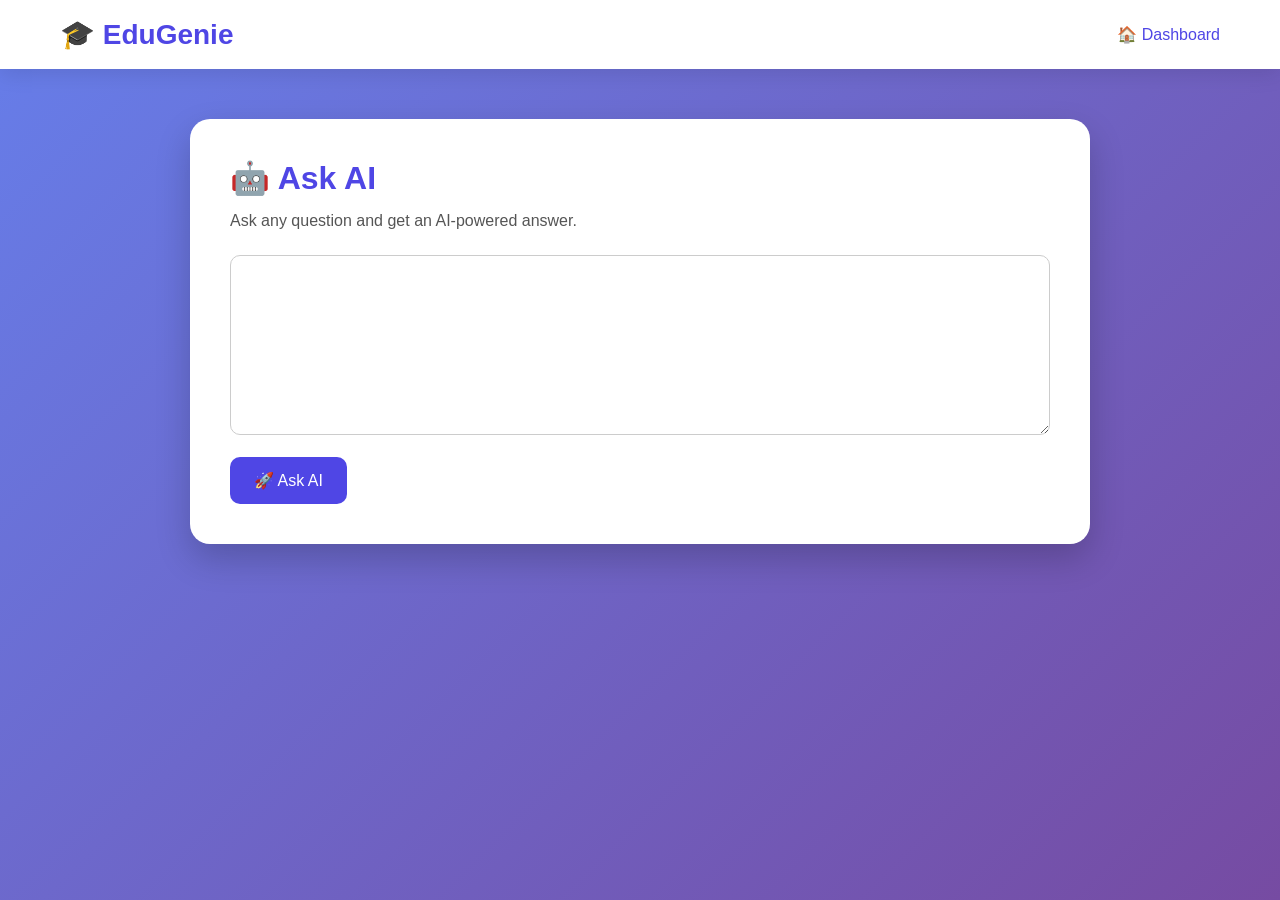
<file: templates/ask.html>
<!DOCTYPE html>
<html lang="en">

<head>

    <meta charset="UTF-8">
    <meta name="viewport" content="width=device-width, initial-scale=1.0">

    <title>Ask AI | EduGenie</title>

    <link rel="stylesheet" href="/static/css/style.css">

</head>

<body>

<nav class="navbar">

    <div class="logo">

        🎓 EduGenie

    </div>

    <div>

        <a href="/dashboard" class="back-btn">

            🏠 Dashboard

        </a>

    </div>

</nav>

<div class="container fade-in">

    <h1>🤖 Ask AI</h1>

    <p>
        Ask any question and get an AI-powered answer.
    </p>

    <textarea

        id="question"

        placeholder="Example: Explain Artificial Intelligence in simple words."

        rows="6">

    </textarea>

    <button onclick="askAI()">

        🚀 Ask AI

    </button>

    <div id="loading" class="loader hidden"></div>

    <div

        id="result"

        class="result-box hidden"

        style="margin-top:30px;">

    </div>

</div>

<script src="/static/js/script.js"></script>

<script>

document.getElementById("question").addEventListener("keydown",function(e){

    if(e.key==="Enter" && !e.shiftKey){

        e.preventDefault();

        askAI();

    }

});

</script>

</body>

</html>
</file>
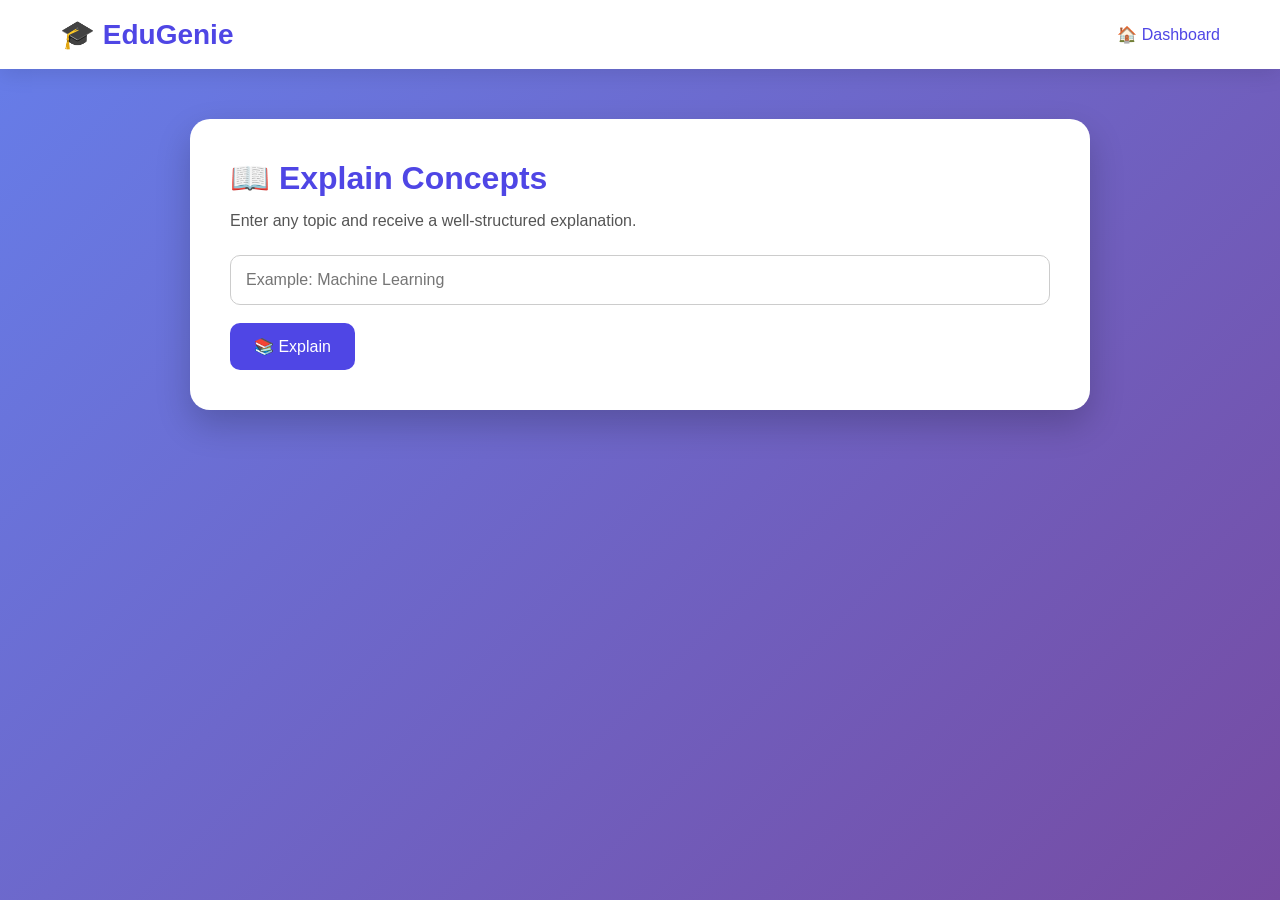
<file: templates/explain.html>
<!DOCTYPE html>
<html lang="en">

<head>

    <meta charset="UTF-8">
    <meta name="viewport" content="width=device-width, initial-scale=1.0">

    <title>Explain Concepts | EduGenie</title>

    <link rel="stylesheet" href="/static/css/style.css">

</head>

<body>

<nav class="navbar">

    <div class="logo">
        🎓 EduGenie
    </div>

    <div>
        <a href="/dashboard" class="back-btn">
            🏠 Dashboard
        </a>
    </div>

</nav>

<div class="container fade-in">

    <h1>📖 Explain Concepts</h1>

    <p>
        Enter any topic and receive a well-structured explanation.
    </p>

    <input
        type="text"
        id="topic"
        placeholder="Example: Machine Learning"
    >

    <button onclick="explainTopic()">
        📚 Explain
    </button>

    <div id="loading" class="loader hidden"></div>

    <div
        id="result"
        class="result-box hidden"
        style="margin-top:30px;">
    </div>

</div>

<script src="/static/js/script.js"></script>

<script>

document.getElementById("topic").addEventListener("keydown",function(e){

    if(e.key==="Enter"){

        explainTopic();

    }

});

</script>

</body>

</html>
</file>
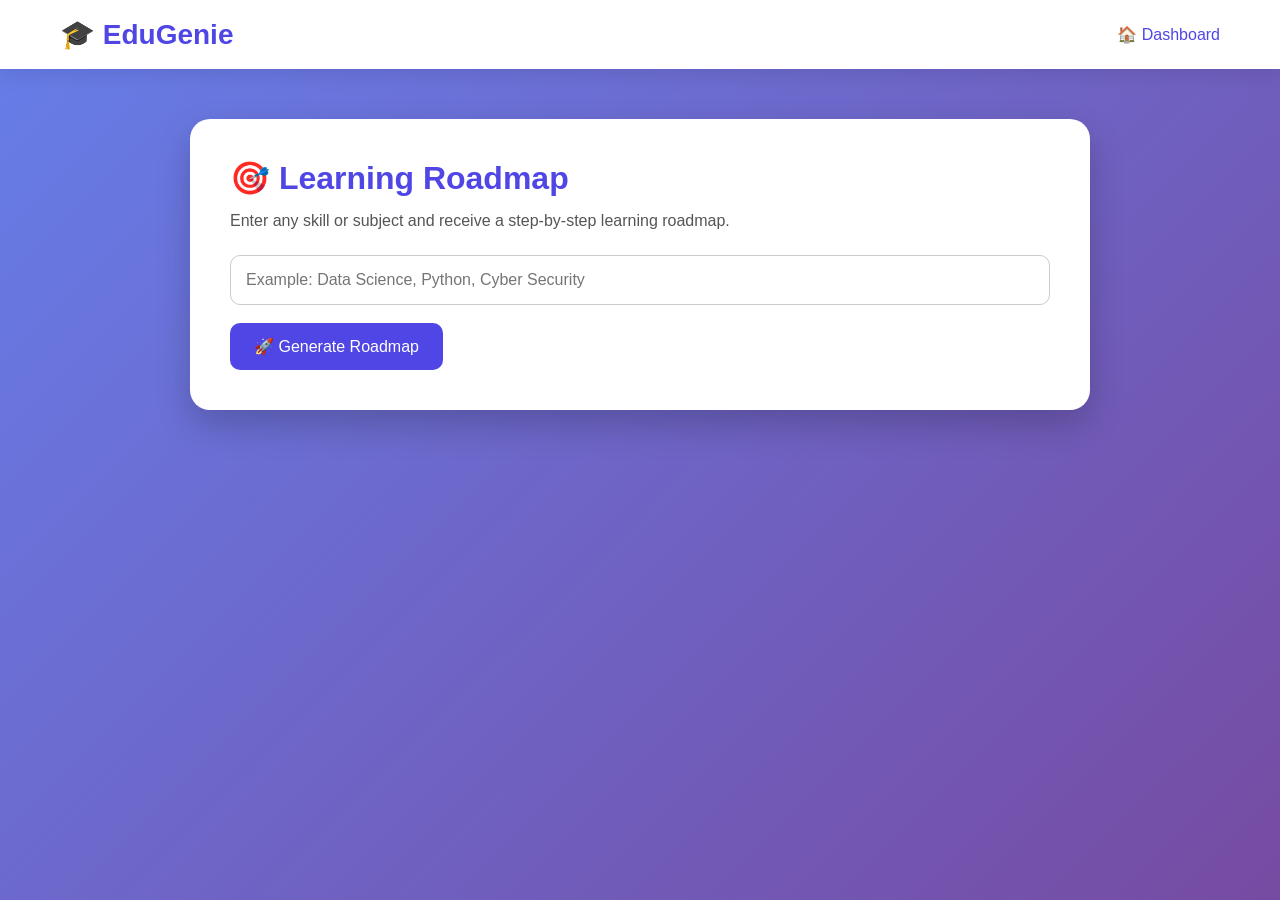
<file: templates/learn.html>
<!DOCTYPE html>
<html lang="en">

<head>

    <meta charset="UTF-8">
    <meta name="viewport" content="width=device-width, initial-scale=1.0">

    <title>Learning Roadmap | EduGenie</title>

    <link rel="stylesheet" href="/static/css/style.css">

</head>

<body>

<nav class="navbar">

    <div class="logo">

        🎓 EduGenie

    </div>

    <div>

        <a href="/dashboard" class="back-btn">

            🏠 Dashboard

        </a>

    </div>

</nav>

<div class="container fade-in">

    <h1>🎯 Learning Roadmap</h1>

    <p>

        Enter any skill or subject and receive a step-by-step learning roadmap.

    </p>

    <input
        type="text"
        id="topic"
        placeholder="Example: Data Science, Python, Cyber Security">

    <button onclick="generateRoadmap()">

        🚀 Generate Roadmap

    </button>

    <div id="loading" class="loader hidden"></div>

    <div
        id="result"
        class="result-box hidden"
        style="margin-top:30px;">
    </div>

</div>

<script src="/static/js/script.js"></script>

<script>

document.getElementById("topic").addEventListener("keydown",function(e){

    if(e.key==="Enter"){

        generateRoadmap();

    }

});

</script>

</body>

</html>
</file>
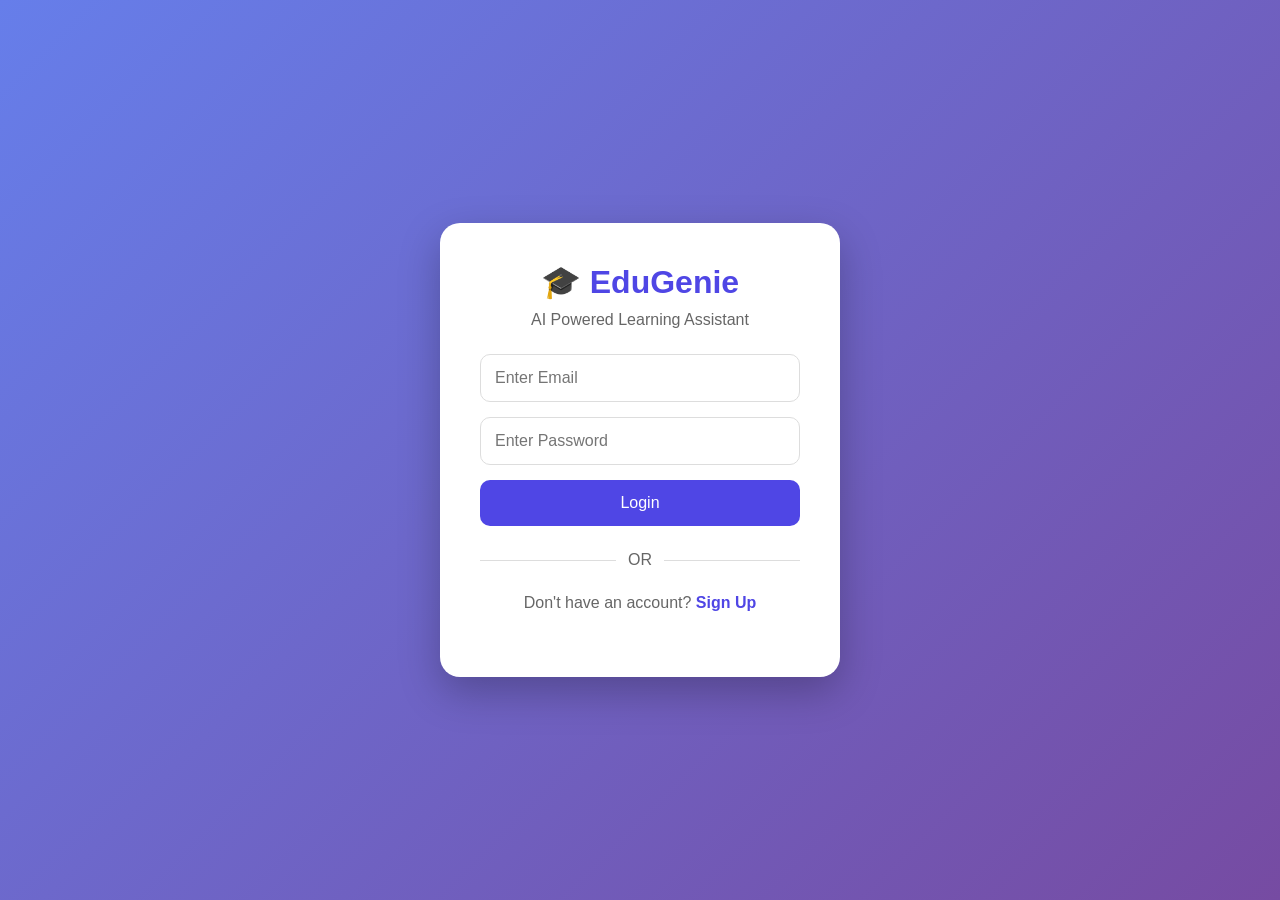
<file: templates/login.html>
<!DOCTYPE html>
<html lang="en">

<head>

    <meta charset="UTF-8">
    <meta name="viewport" content="width=device-width, initial-scale=1.0">

    <title>EduGenie | Login</title>

    <link rel="stylesheet" href="/static/css/style.css">

    <script src="https://accounts.google.com/gsi/client" async defer></script>

</head>

<body class="auth-body">

<div class="auth-container">

    <div class="auth-card">

        <h1>🎓 EduGenie</h1>

        <p>AI Powered Learning Assistant</p>

        <input
            type="email"
            id="email"
            placeholder="Enter Email">

        <input
            type="password"
            id="password"
            placeholder="Enter Password">

        <button class="primary-btn" onclick="loginUser()">
            Login
        </button>

        <div class="divider">
            <span>OR</span>
        </div>

        <div
            id="g_id_onload"
            data-client_id="742738827779-9hsfnkkqet73ou58hadvvk770b30ag61.apps.googleusercontent.com"
            data-callback="handleCredentialResponse">
        </div>

        <div
            class="g_id_signin"
            data-type="standard"
            data-theme="filled_blue"
            data-shape="pill"
            data-size="large"
            data-text="continue_with"
            data-width="320">
        </div>

        <p class="bottom-text">

            Don't have an account?

            <a href="/signup">

                Sign Up

            </a>

        </p>

    </div>

</div>

<script src="/static/js/auth.js"></script>

<script>

if(localStorage.getItem("userEmail")){

    window.location.href="/dashboard";

}

</script>

</body>

</html>
</file>
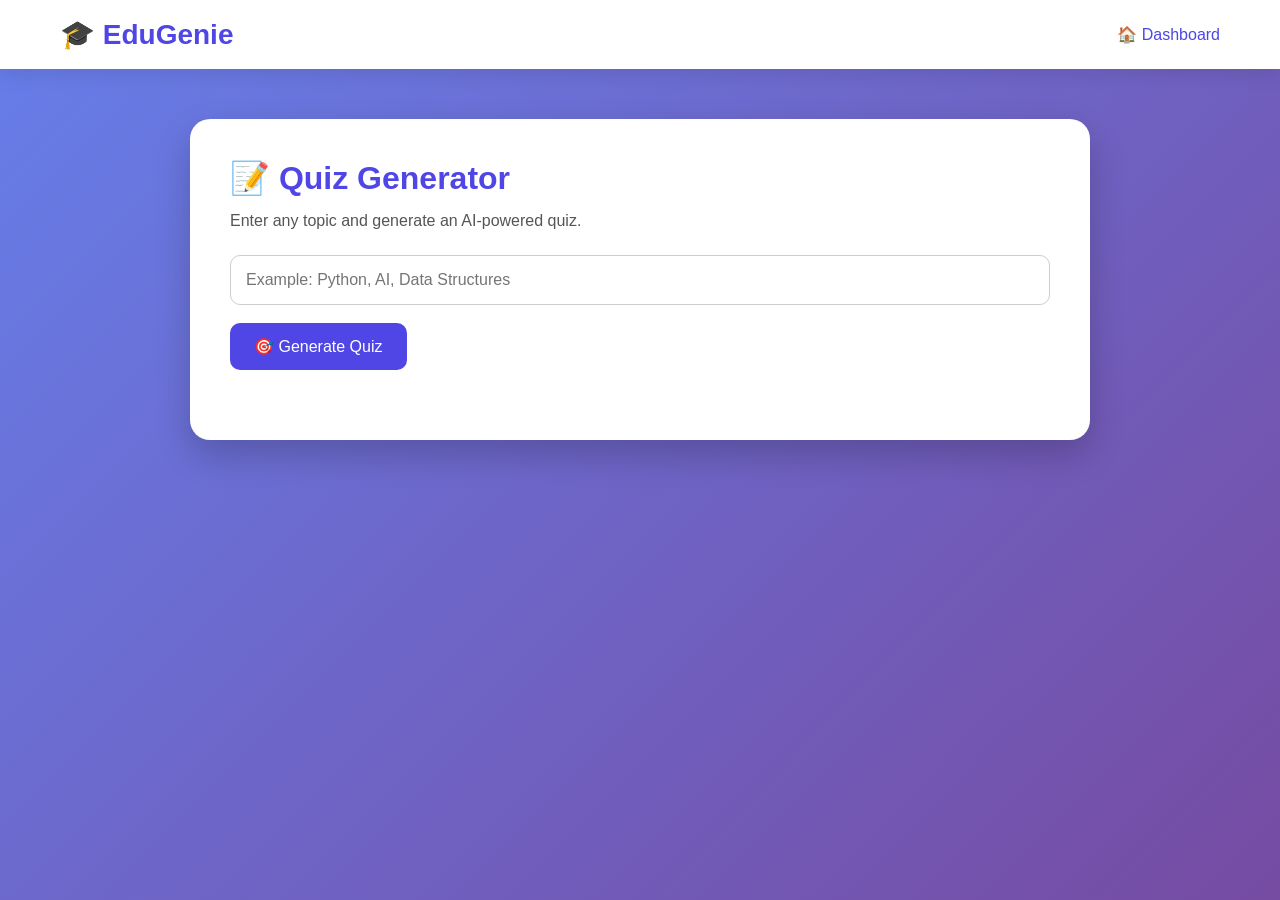
<file: templates/quiz.html>
<!DOCTYPE html>
<html lang="en">

<head>

    <meta charset="UTF-8">

    <meta name="viewport" content="width=device-width, initial-scale=1.0">

    <title>Quiz Generator | EduGenie</title>

    <link rel="stylesheet" href="/static/css/style.css">

</head>

<body>

<nav class="navbar">

    <div class="logo">
        🎓 EduGenie
    </div>

    <div>

        <a href="/dashboard" class="back-btn">

            🏠 Dashboard

        </a>

    </div>

</nav>

<div class="container fade-in">

    <h1>📝 Quiz Generator</h1>

    <p>

        Enter any topic and generate an AI-powered quiz.

    </p>

    <input

        type="text"

        id="topic"

        placeholder="Example: Python, AI, Data Structures"

    >

    <button onclick="generateQuiz()">

        🎯 Generate Quiz

    </button>

    <div id="loading" class="loader hidden"></div>

    <div id="quizResult" style="margin-top:30px;"></div>

</div>

<script src="/static/js/script.js"></script>

</body>

</html>
</file>
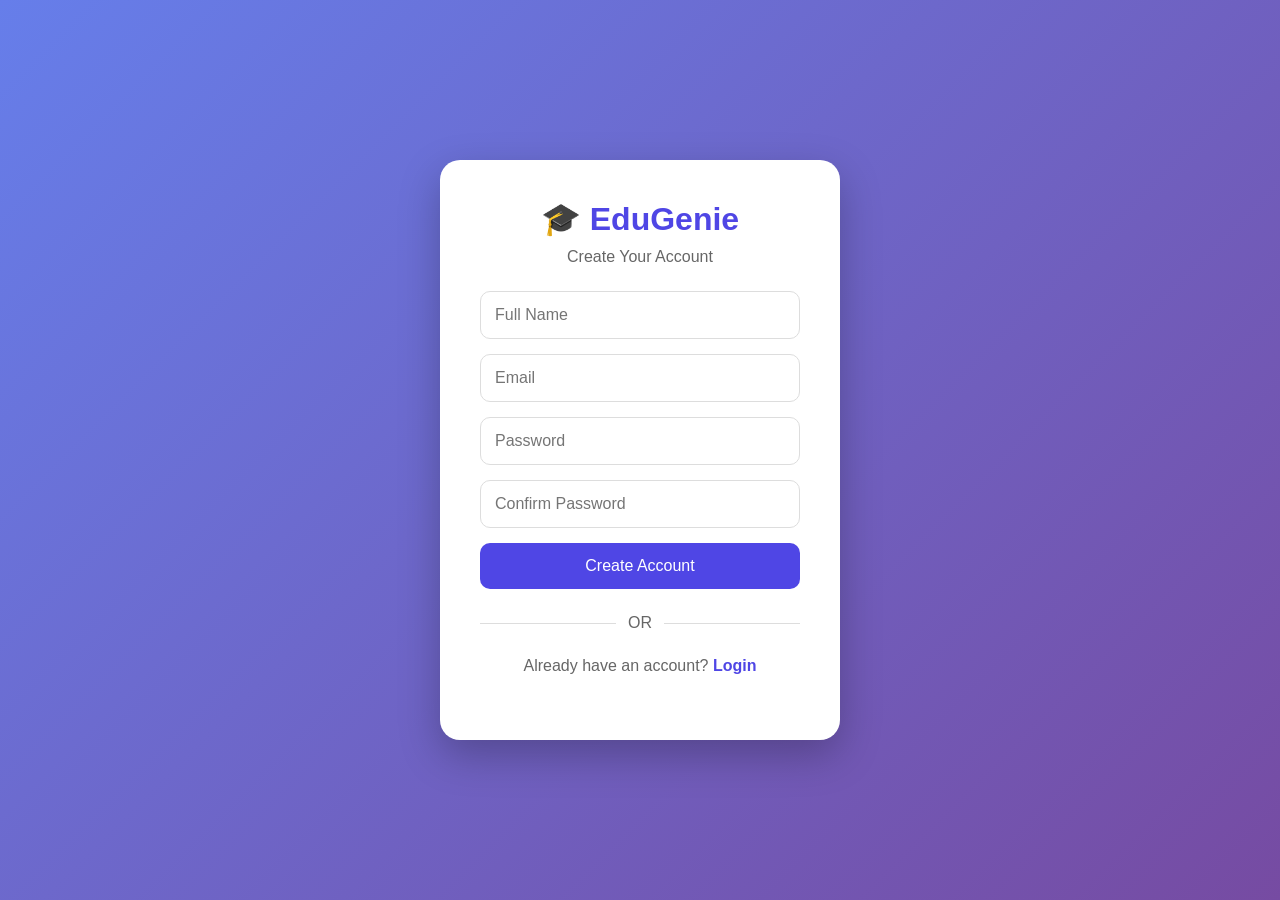
<file: templates/signup.html>
<!DOCTYPE html>
<html lang="en">

<head>

    <meta charset="UTF-8">
    <meta name="viewport" content="width=device-width, initial-scale=1.0">

    <title>EduGenie | Sign Up</title>

    <link rel="stylesheet" href="/static/css/style.css">

    <script src="https://accounts.google.com/gsi/client" async defer></script>

</head>

<body class="auth-body">

<div class="auth-container">

    <div class="auth-card">

        <h1>🎓 EduGenie</h1>

        <p>Create Your Account</p>

        <input
            type="text"
            id="name"
            placeholder="Full Name">

        <input
            type="email"
            id="email"
            placeholder="Email">

        <input
            type="password"
            id="password"
            placeholder="Password">

        <input
            type="password"
            id="confirmPassword"
            placeholder="Confirm Password">

        <button class="primary-btn" onclick="signupUser()">

            Create Account

        </button>

        <div class="divider">
            <span>OR</span>
        </div>

        <div
            id="g_id_onload"
            data-client_id="742738827779-9hsfnkkqet73ou58hadvvk770b30ag61.apps.googleusercontent.com"
            data-callback="handleCredentialResponse">
        </div>

        <div
            class="g_id_signin"
            data-type="standard"
            data-theme="filled_blue"
            data-shape="pill"
            data-size="large"
            data-text="continue_with"
            data-width="320">
        </div>

        <p class="bottom-text">

            Already have an account?

            <a href="/login">

                Login

            </a>

        </p>

    </div>

</div>

<script src="/static/js/auth.js"></script>

<script>

if(localStorage.getItem("userEmail")){

    window.location.href="/dashboard";

}

</script>

</body>

</html>
</file>
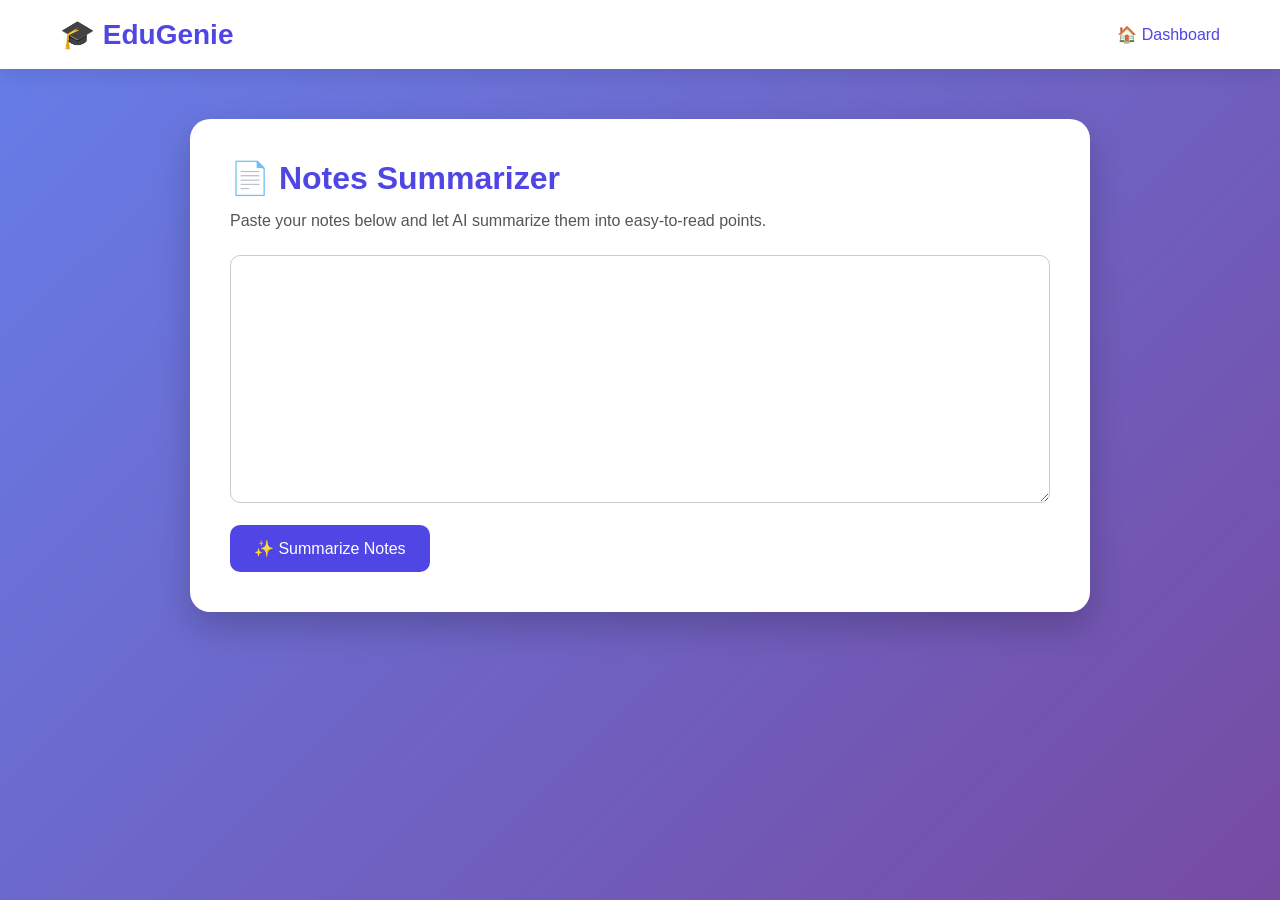
<file: templates/summary.html>
<!DOCTYPE html>
<html lang="en">

<head>

    <meta charset="UTF-8">

    <meta name="viewport" content="width=device-width, initial-scale=1.0">

    <title>Notes Summarizer | EduGenie</title>

    <link rel="stylesheet" href="/static/css/style.css">

</head>

<body>

<nav class="navbar">

    <div class="logo">

        🎓 EduGenie

    </div>

    <div>

        <a href="/dashboard" class="back-btn">

            🏠 Dashboard

        </a>

    </div>

</nav>

<div class="container fade-in">

    <h1>📄 Notes Summarizer</h1>

    <p>

        Paste your notes below and let AI summarize them into easy-to-read points.

    </p>

    <textarea

        id="notes"

        rows="12"

        placeholder="Paste your notes here...">

    </textarea>

    <button onclick="summarizeNotes()">

        ✨ Summarize Notes

    </button>

    <div id="loading" class="loader hidden"></div>

    <div

        id="result"

        class="result-box hidden"

        style="margin-top:30px;">

    </div>

</div>

<script src="/static/js/script.js"></script>

</body>

</html>
</file>
<file: static/css/style.css>
/* ==========================================
   EduGenie 2.0
   Global Styles
========================================== */

*{
    margin:0;
    padding:0;
    box-sizing:border-box;
    font-family:Segoe UI,Tahoma,Geneva,Verdana,sans-serif;
}

body{
    background:linear-gradient(135deg,#667eea,#764ba2);
    min-height:100vh;
    color:#222;
}

/* ==========================================
   Utility
========================================== */

.hidden{
    display:none !important;
}

/* ==========================================
   Login & Signup
========================================== */

.auth-body{
    display:flex;
    justify-content:center;
    align-items:center;
    min-height:100vh;
}

.auth-container{
    width:100%;
    display:flex;
    justify-content:center;
    align-items:center;
}

.auth-card{

    width:400px;
    background:#fff;
    padding:40px;
    border-radius:20px;
    box-shadow:0 15px 40px rgba(0,0,0,.25);
    text-align:center;

}

.auth-card h1{

    color:#4f46e5;
    margin-bottom:10px;

}

.auth-card p{

    color:#666;
    margin-bottom:25px;

}

.auth-card input{

    width:100%;
    padding:14px;
    margin-bottom:15px;
    border:1px solid #ddd;
    border-radius:10px;
    font-size:16px;

}

.auth-card input:focus{

    outline:none;
    border-color:#4f46e5;

}

.primary-btn{

    width:100%;
    padding:14px;
    border:none;
    border-radius:10px;
    background:#4f46e5;
    color:#fff;
    cursor:pointer;
    font-size:16px;
    transition:.3s;

}

.primary-btn:hover{

    background:#4338ca;

}

.divider{

    display:flex;
    align-items:center;
    margin:25px 0;

}

.divider::before,
.divider::after{

    content:"";
    flex:1;
    height:1px;
    background:#ddd;

}

.divider span{

    margin:0 12px;
    color:#666;

}

.bottom-text{

    margin-top:20px;

}

.bottom-text a{

    color:#4f46e5;
    text-decoration:none;
    font-weight:bold;

}

/* ==========================================
   Navbar
========================================== */

.navbar{

    background:#fff;
    display:flex;
    justify-content:space-between;
    align-items:center;
    padding:18px 60px;
    box-shadow:0 5px 20px rgba(0,0,0,.1);

}

.logo{

    font-size:28px;
    font-weight:bold;
    color:#4f46e5;

}

.logo span{

    margin-left:8px;

}

.nav-right{

    display:flex;
    align-items:center;
    gap:15px;

}

.profile-pic{

    width:45px;
    height:45px;
    border-radius:50%;
    object-fit:cover;
    border:2px solid #4f46e5;

}

.logout-btn{

    background:#ef4444;
    color:#fff;
    border:none;
    padding:10px 18px;
    border-radius:8px;
    cursor:pointer;
    transition:.3s;

}

.logout-btn:hover{

    background:#dc2626;

}

/* ==========================================
   Hero
========================================== */

.hero{

    text-align:center;
    color:white;
    padding:60px 20px;

}

.hero h1{

    font-size:42px;
    margin-bottom:12px;

}

.hero p{

    font-size:20px;
    opacity:.95;

}
/* ==========================================
   Dashboard
========================================== */

.dashboard{

    width:90%;
    max-width:1200px;
    margin:40px auto;

    display:grid;
    grid-template-columns:repeat(auto-fit,minmax(260px,1fr));
    gap:30px;

}

.card{

    background:#fff;
    padding:30px;
    border-radius:20px;

    text-align:center;
    text-decoration:none;
    color:#222;

    box-shadow:0 10px 30px rgba(0,0,0,.15);

    transition:.3s;

}

.card:hover{

    transform:translateY(-10px);

    box-shadow:0 20px 40px rgba(0,0,0,.25);

}

.card h2{

    color:#4f46e5;

    margin-bottom:15px;

}

.card p{

    color:#666;

    line-height:1.6;

}

/* ==========================================
   General Container
========================================== */

.container{

    width:90%;
    max-width:900px;

    margin:50px auto;

    background:#fff;

    padding:40px;

    border-radius:20px;

    box-shadow:0 15px 35px rgba(0,0,0,.20);

}

.container h1{

    color:#4f46e5;

    margin-bottom:15px;

}

.container p{

    color:#555;

    margin-bottom:25px;

}

.container input,
.container textarea{

    width:100%;

    padding:15px;

    margin-bottom:18px;

    border:1px solid #ccc;

    border-radius:10px;

    font-size:16px;

}

.container textarea{

    resize:vertical;

    min-height:180px;

}

.container input:focus,
.container textarea:focus{

    outline:none;

    border-color:#4f46e5;

}

/* ==========================================
   Buttons
========================================== */

button{

    background:#4f46e5;

    color:#fff;

    border:none;

    padding:14px 24px;

    border-radius:10px;

    cursor:pointer;

    font-size:16px;

    transition:.3s;

}

button:hover{

    background:#4338ca;

}

/* ==========================================
   Result Box
========================================== */

.result-box{

    margin-top:30px;

    padding:25px;

    background:#f8fafc;

    border-left:5px solid #4f46e5;

    border-radius:12px;

    line-height:1.8;

    white-space:pre-wrap;

    word-break:break-word;

}

.result-box h1{

    color:#4f46e5;

    margin-bottom:15px;

}

.result-box h2{

    color:#4f46e5;

    margin:18px 0 12px;

}

.result-box h3{

    color:#4f46e5;

    margin:15px 0 10px;

}

.result-box ul{

    margin-left:22px;

    margin-top:10px;

}

.result-box li{

    margin-bottom:8px;

}

.result-box strong{

    color:#111827;

}
/* ==========================================
   Quiz
========================================== */

.question-card{

    background:#f8fafc;

    border-radius:15px;

    padding:25px;

    margin-bottom:25px;

    border:1px solid #e5e7eb;

}

.question-card h3{

    color:#4f46e5;

    margin-bottom:15px;

}

.question-card p{

    margin-bottom:18px;

    font-size:17px;

    font-weight:600;

    color:#222;

}

/* ---------- Quiz Options ---------- */

.option{

    display:flex;

    align-items:center;

    gap:14px;

    width:100%;

    background:#fff;

    padding:14px 18px;

    margin:12px 0;

    border:1px solid #ddd;

    border-radius:10px;

    cursor:pointer;

    transition:.25s;

}

.option:hover{

    background:#eef2ff;

    border-color:#4f46e5;

}

.option input[type="radio"]{

    margin:0;

    width:18px;

    height:18px;

    flex-shrink:0;

    cursor:pointer;

}

.option span{

    flex:1;

    text-align:left;

    font-size:16px;

}

.correct{

    background:#22c55e !important;

    color:#fff;

}

.wrong{

    background:#ef4444 !important;

    color:#fff;

}

/* ==========================================
   Loading Spinner
========================================== */

.loader{

    width:55px;

    height:55px;

    margin:30px auto;

    border:6px solid #ddd;

    border-top:6px solid #4f46e5;

    border-radius:50%;

    animation:spin 1s linear infinite;

    display:none;

}

.loader.show{

    display:block;

}

@keyframes spin{

    from{

        transform:rotate(0deg);

    }

    to{

        transform:rotate(360deg);

    }

}

/* ==========================================
   Utility Classes
========================================== */

.hidden{

    display:none !important;

}

.text-center{

    text-align:center;

}
/* ==========================================
   Footer (Optional)
========================================== */

.footer{

    width:100%;

    text-align:center;

    color:#fff;

    padding:25px 15px;

    margin-top:40px;

    font-size:15px;

    opacity:.9;

}

/* ==========================================
   Links
========================================== */

a{

    color:#4f46e5;

    text-decoration:none;

    transition:.3s;

}

a:hover{

    text-decoration:underline;

}

/* ==========================================
   Responsive Design
========================================== */

@media(max-width:992px){

    .navbar{

        padding:18px 30px;

    }

    .dashboard{

        grid-template-columns:repeat(auto-fit,minmax(240px,1fr));

    }

}

@media(max-width:768px){

    .navbar{

        flex-direction:column;

        gap:15px;

        text-align:center;

        padding:20px;

    }

    .nav-right{

        flex-direction:column;

        gap:12px;

    }

    .hero{

        padding:40px 20px;

    }

    .hero h1{

        font-size:32px;

    }

    .hero p{

        font-size:18px;

    }

    .container{

        width:95%;

        padding:25px;

        margin:25px auto;

    }

    .auth-card{

        width:92%;

        padding:30px;

    }

    .dashboard{

        width:95%;

        grid-template-columns:1fr;

    }

    button{

        width:100%;

    }

}

@media(max-width:480px){

    .hero h1{

        font-size:28px;

    }

    .hero p{

        font-size:16px;

    }

    .logo{

        font-size:24px;

    }

    .profile-pic{

        width:40px;

        height:40px;

    }

    .question-card{

        padding:18px;

    }

    .option{

        padding:12px;

        gap:10px;

    }

    .result-box{

        padding:18px;

    }

}

/* ==========================================
   End of EduGenie Styles
========================================== */
</file>
